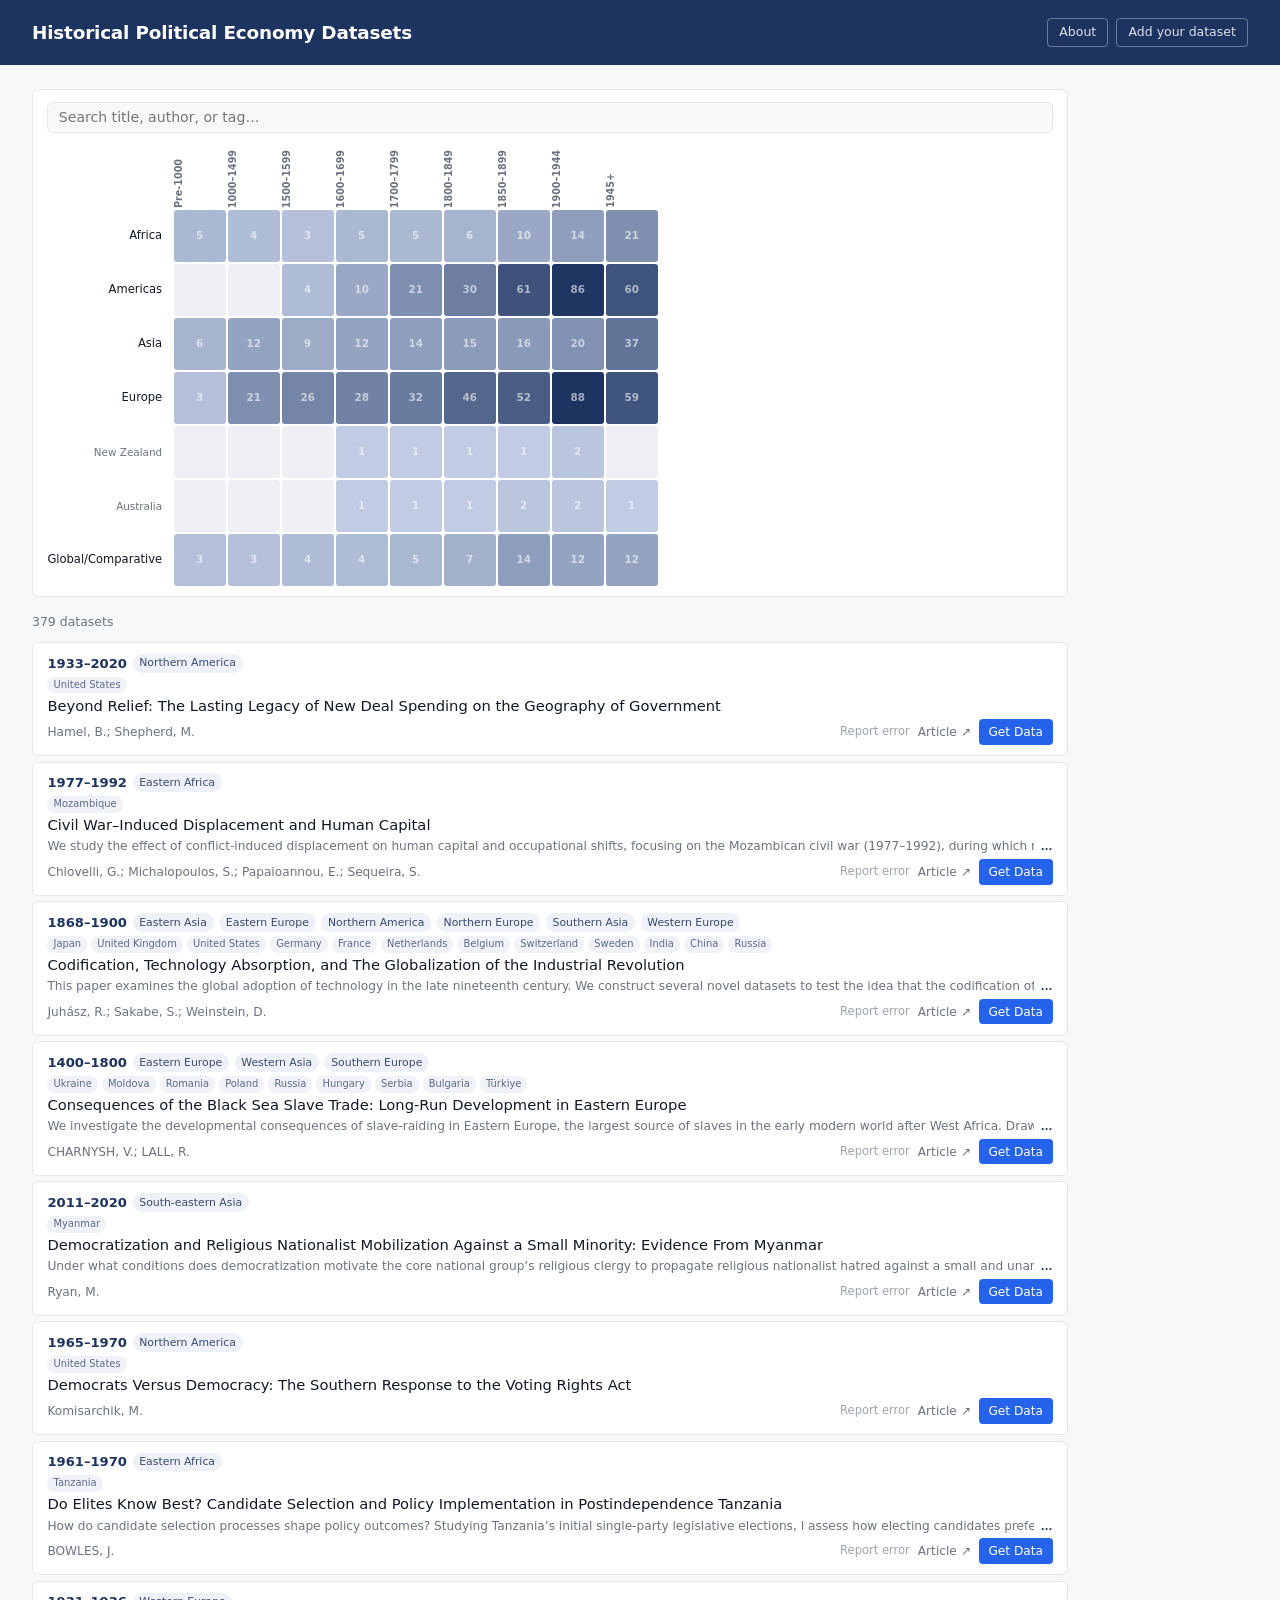
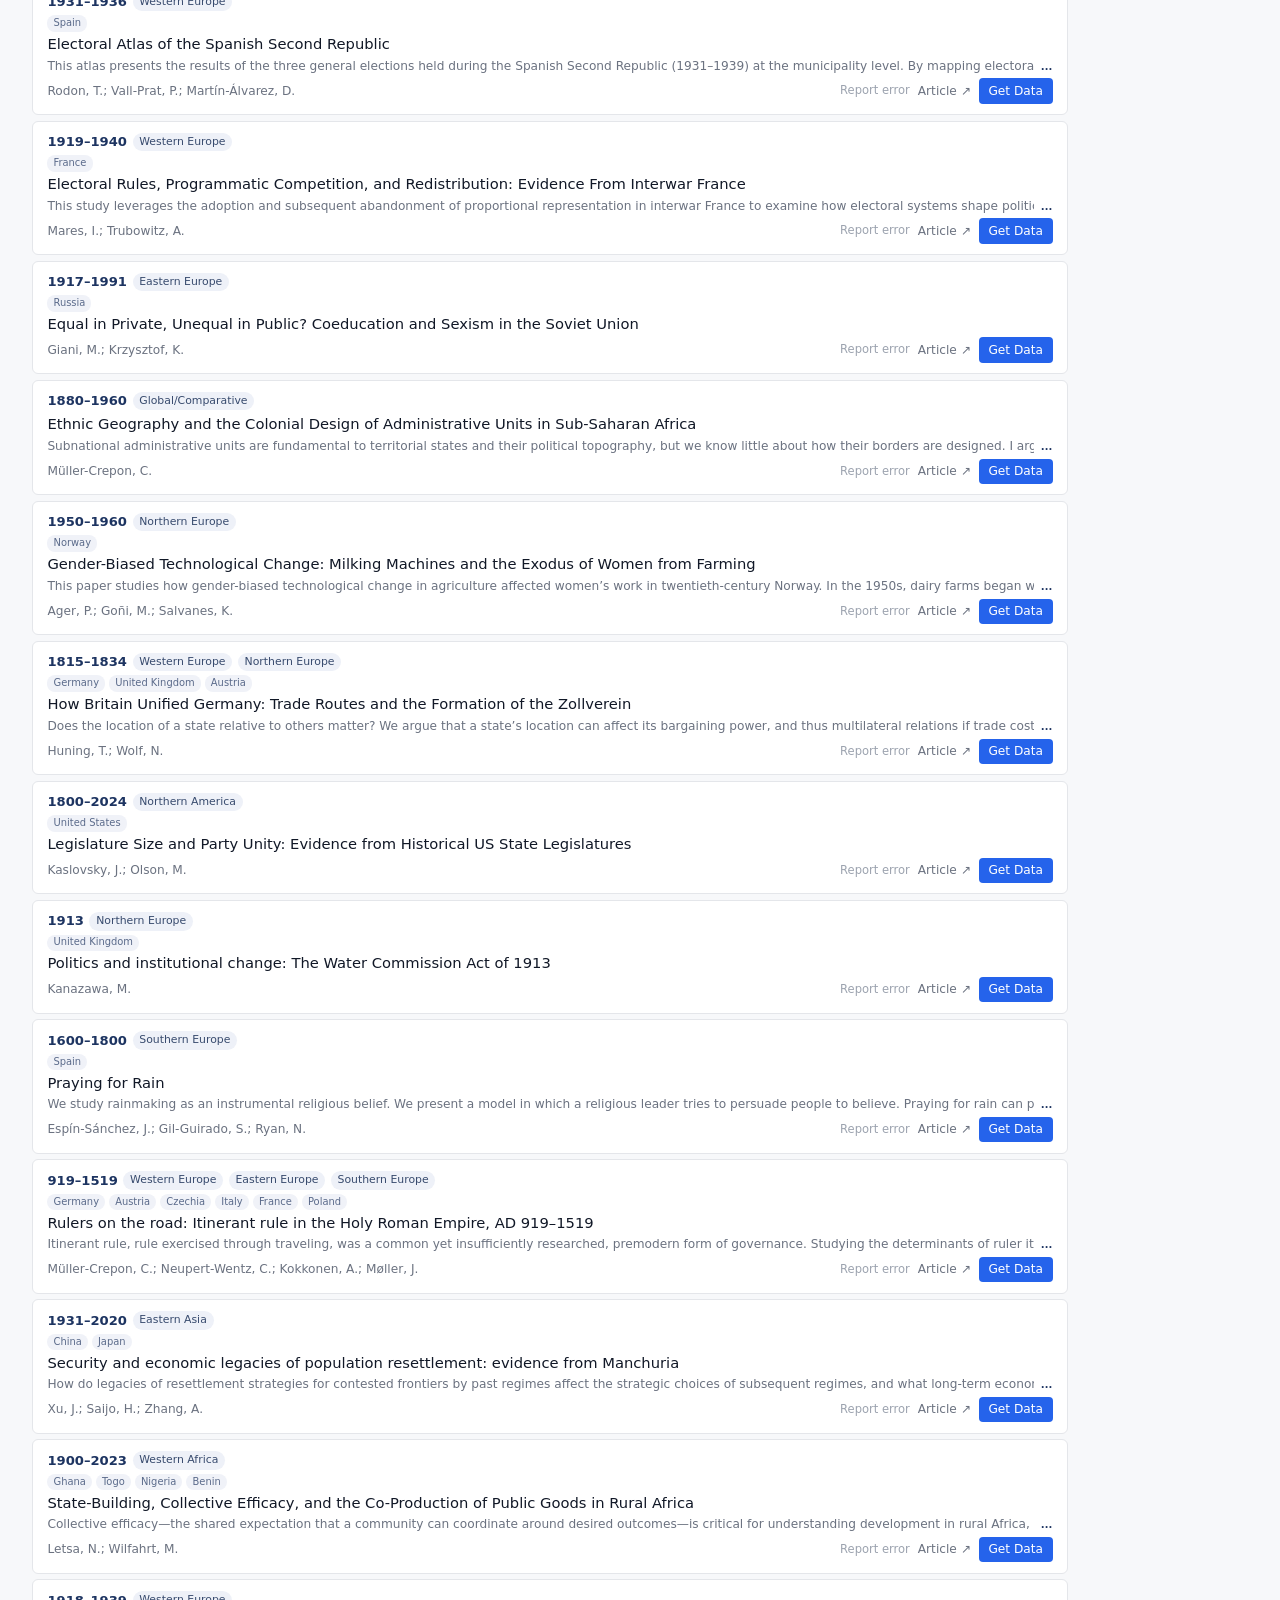
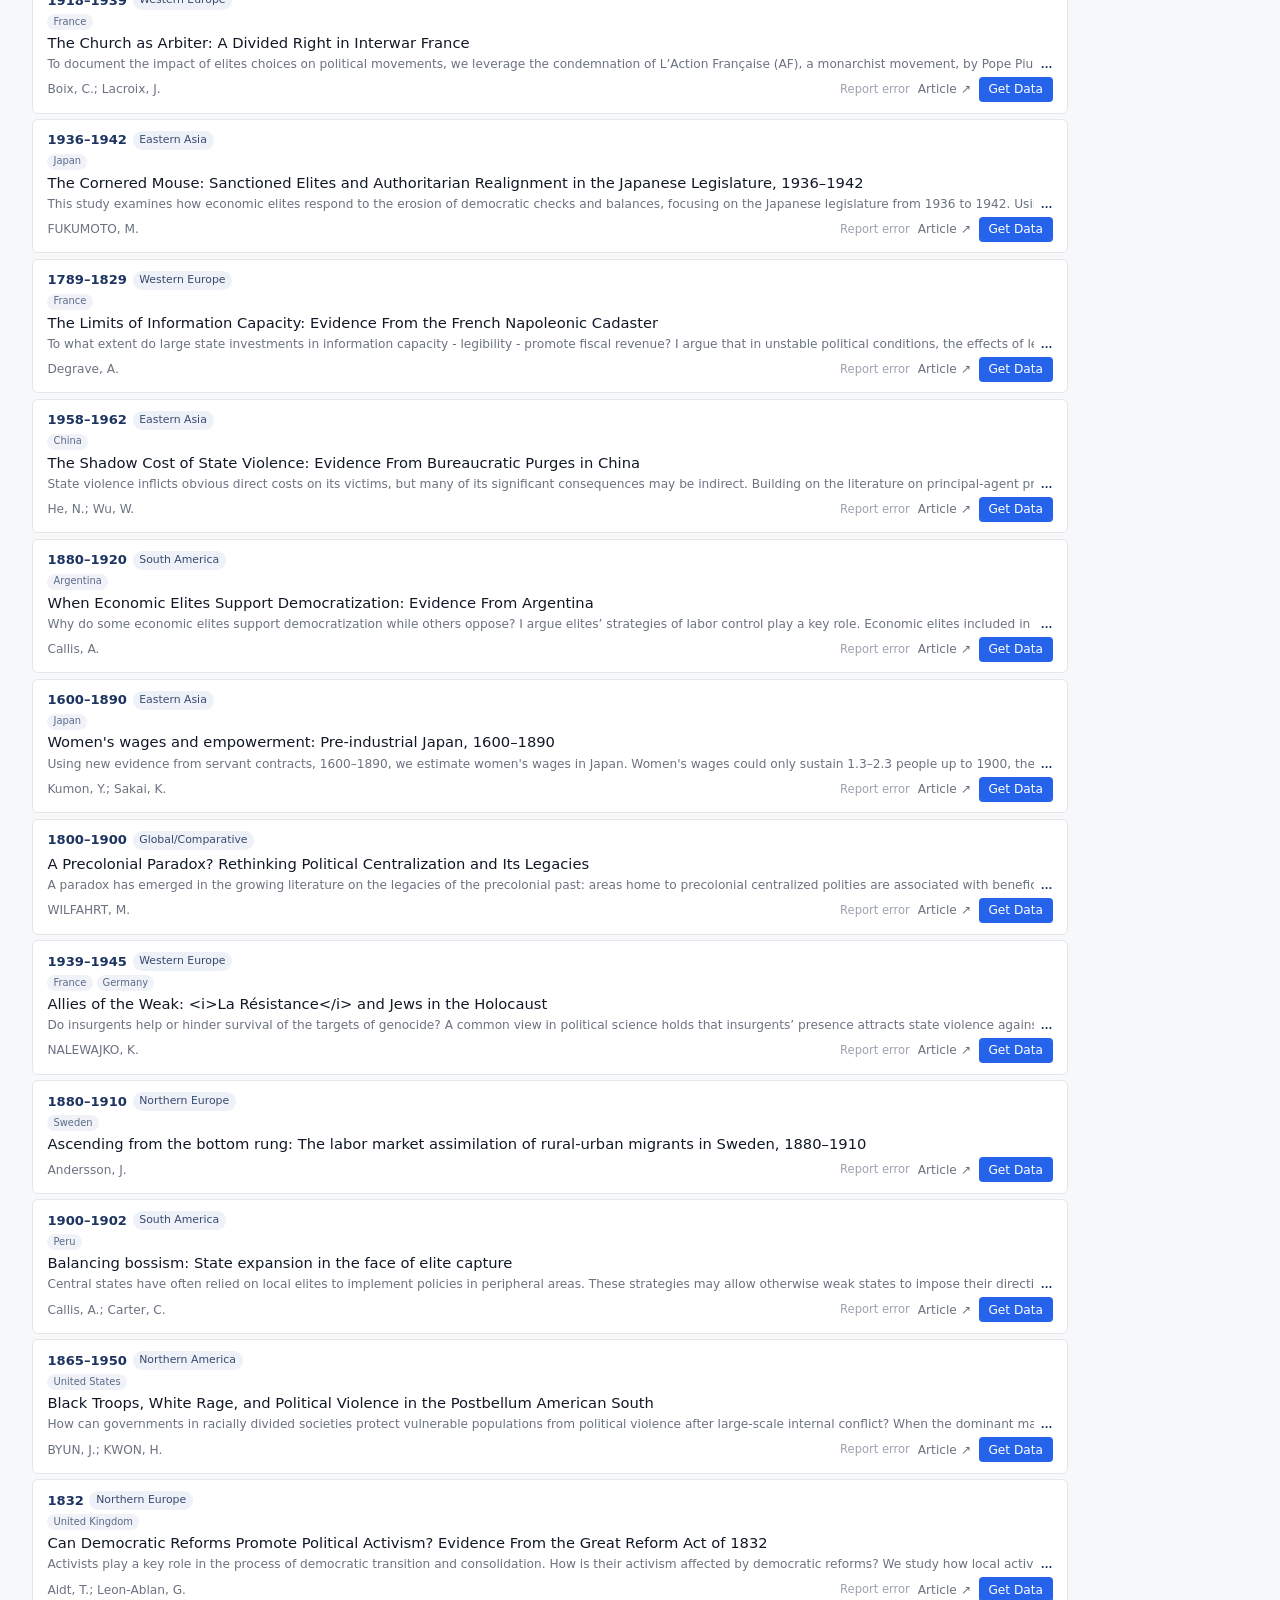
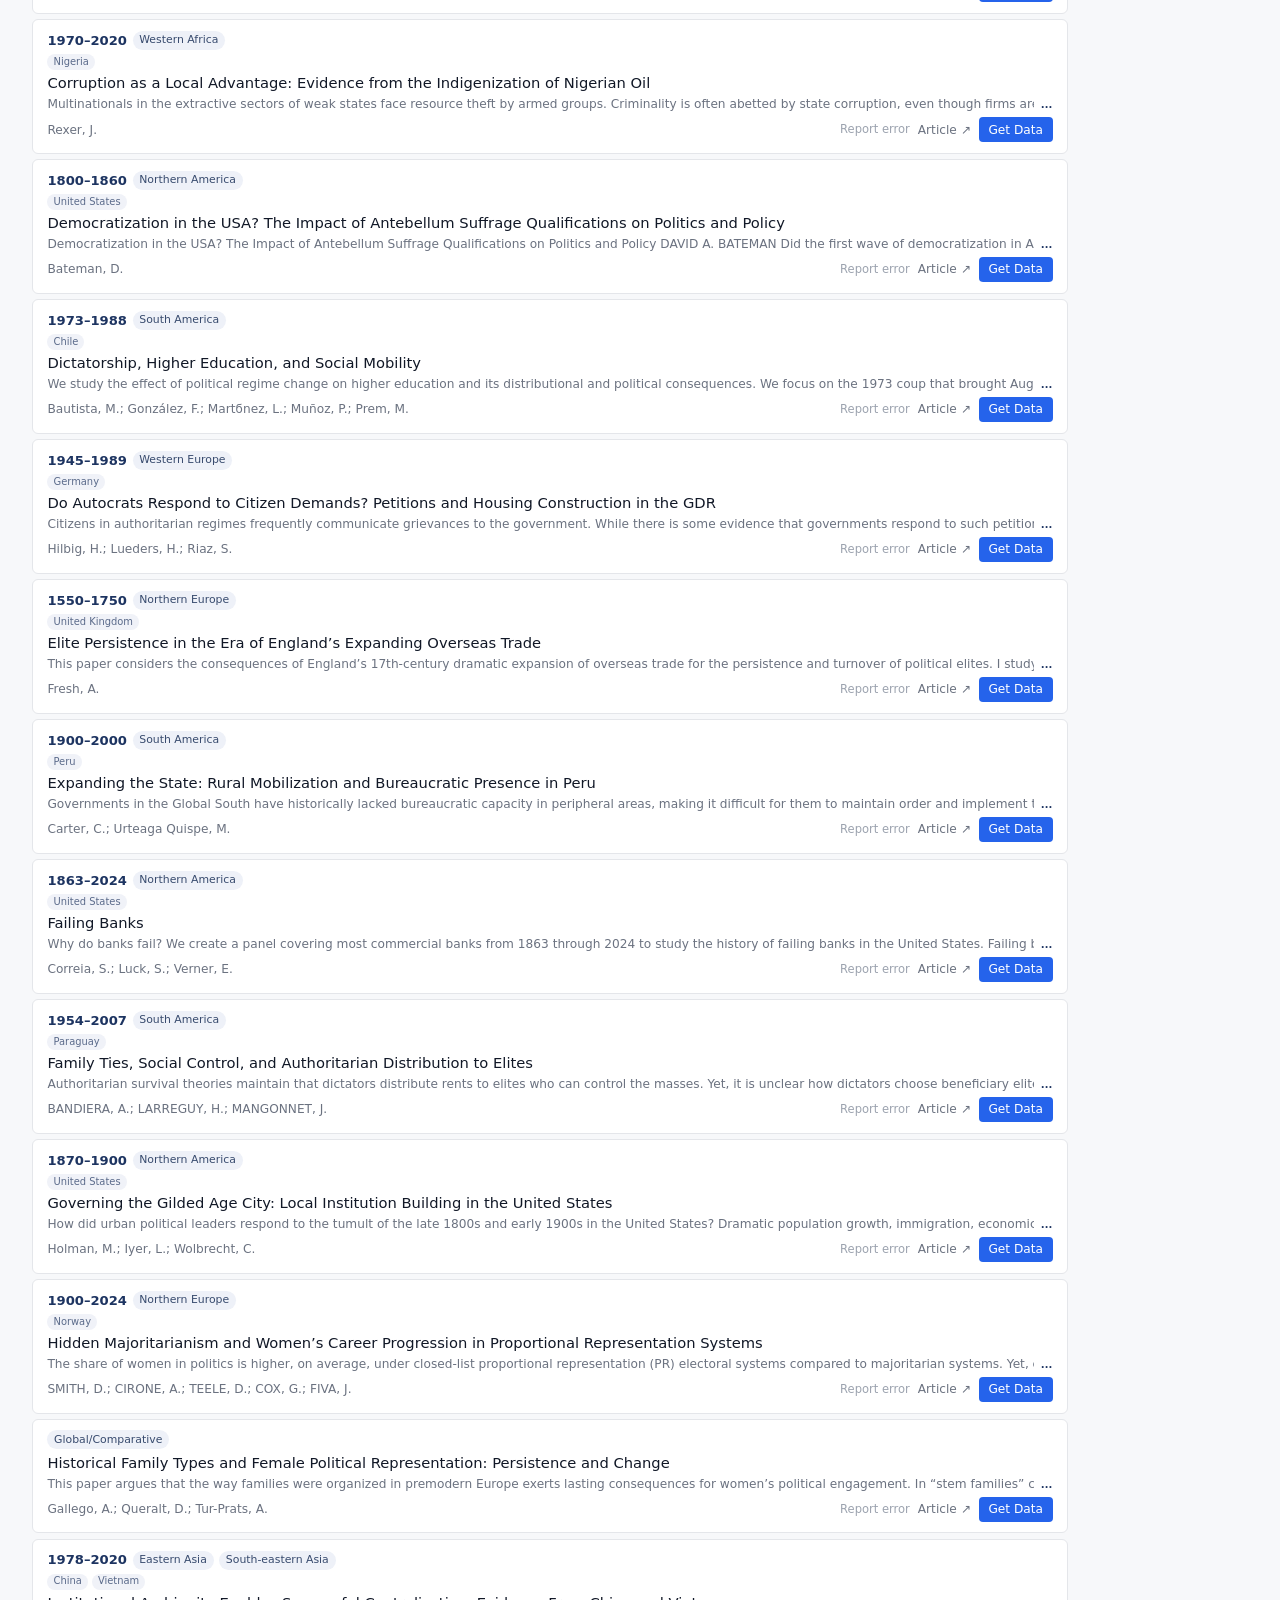
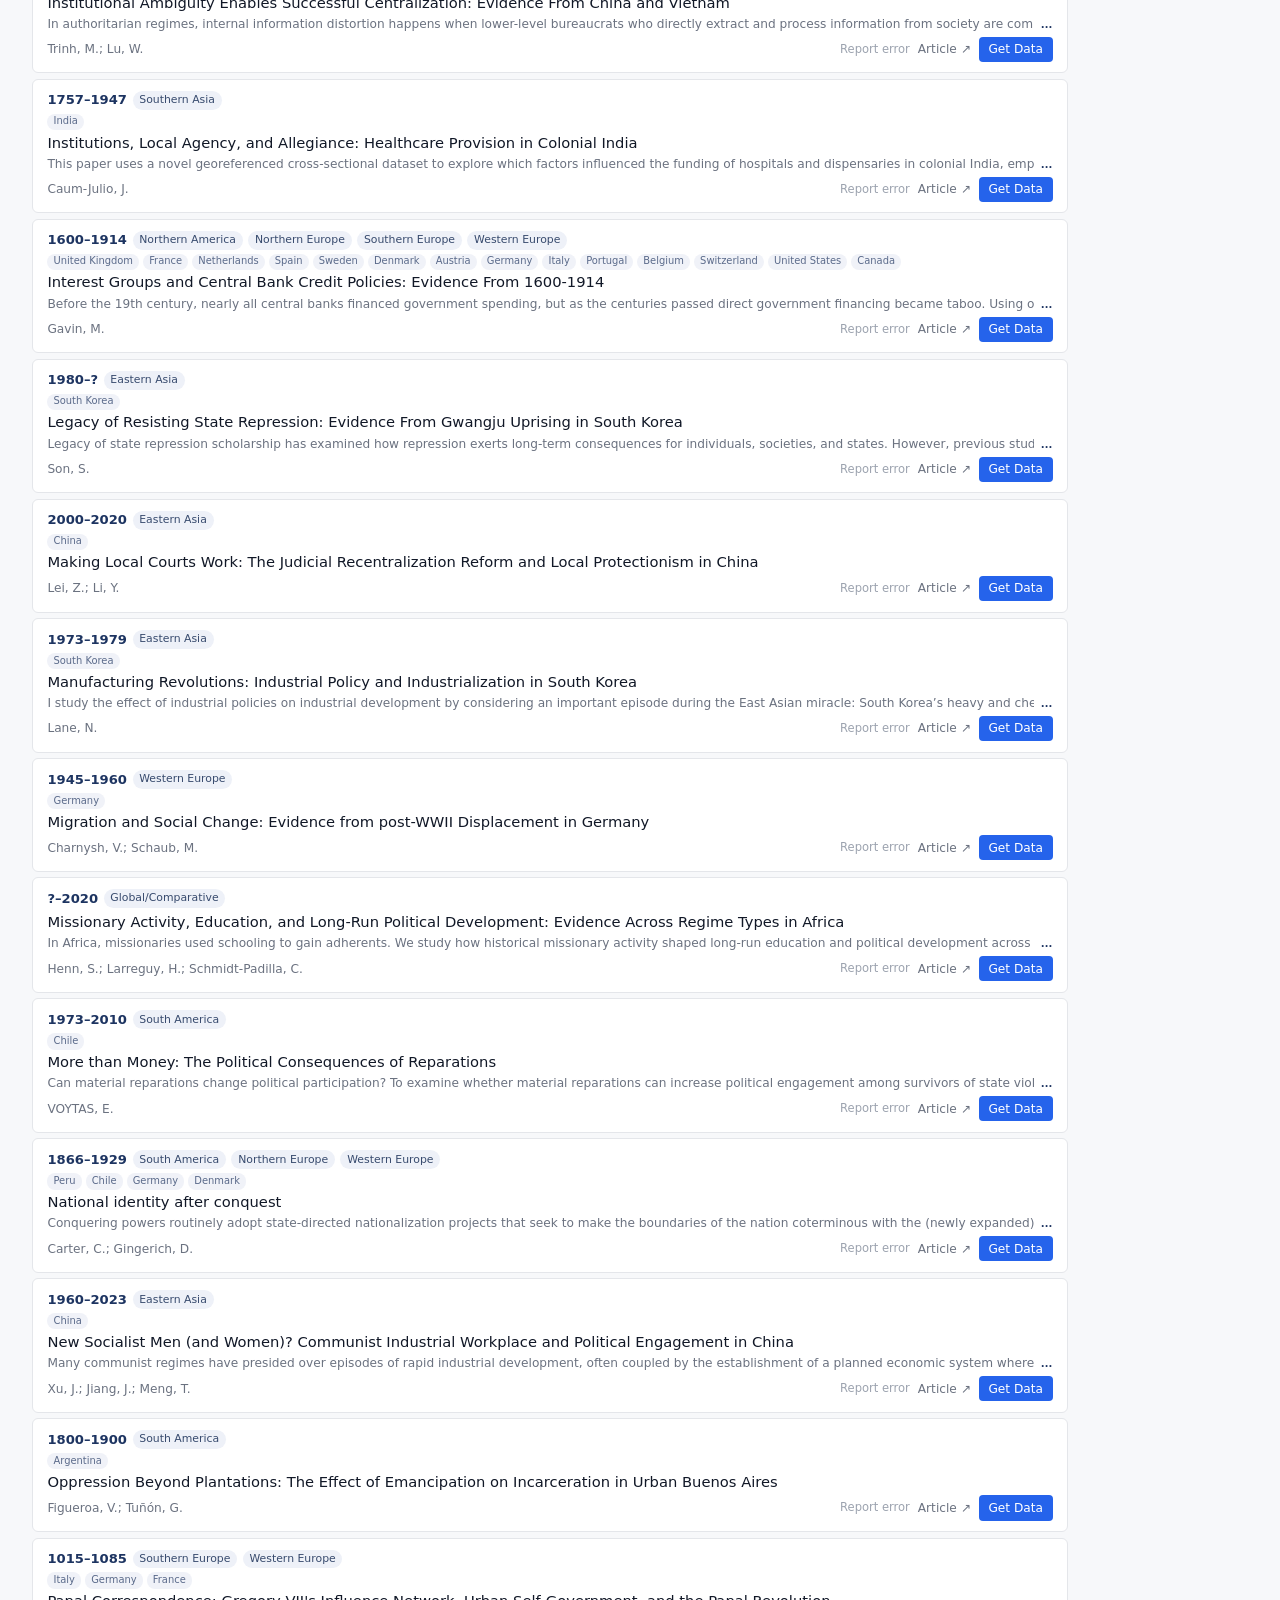
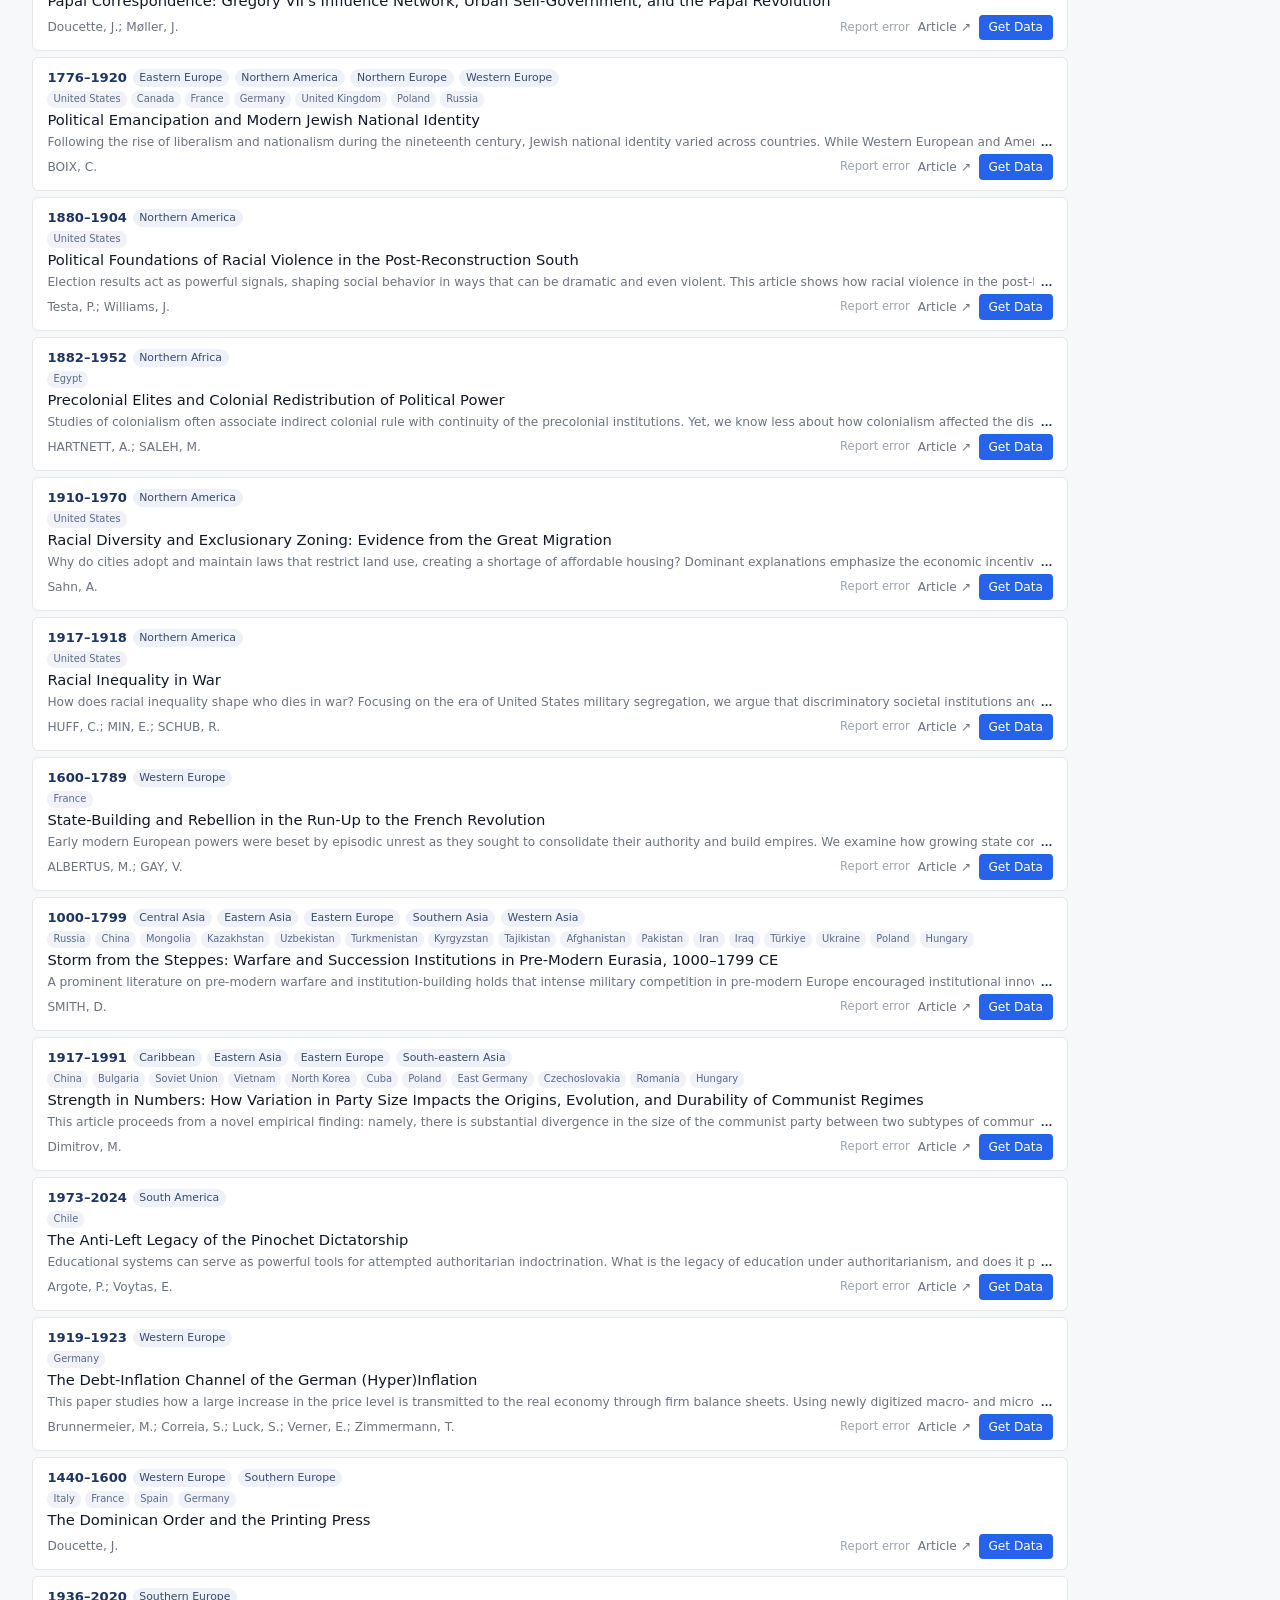
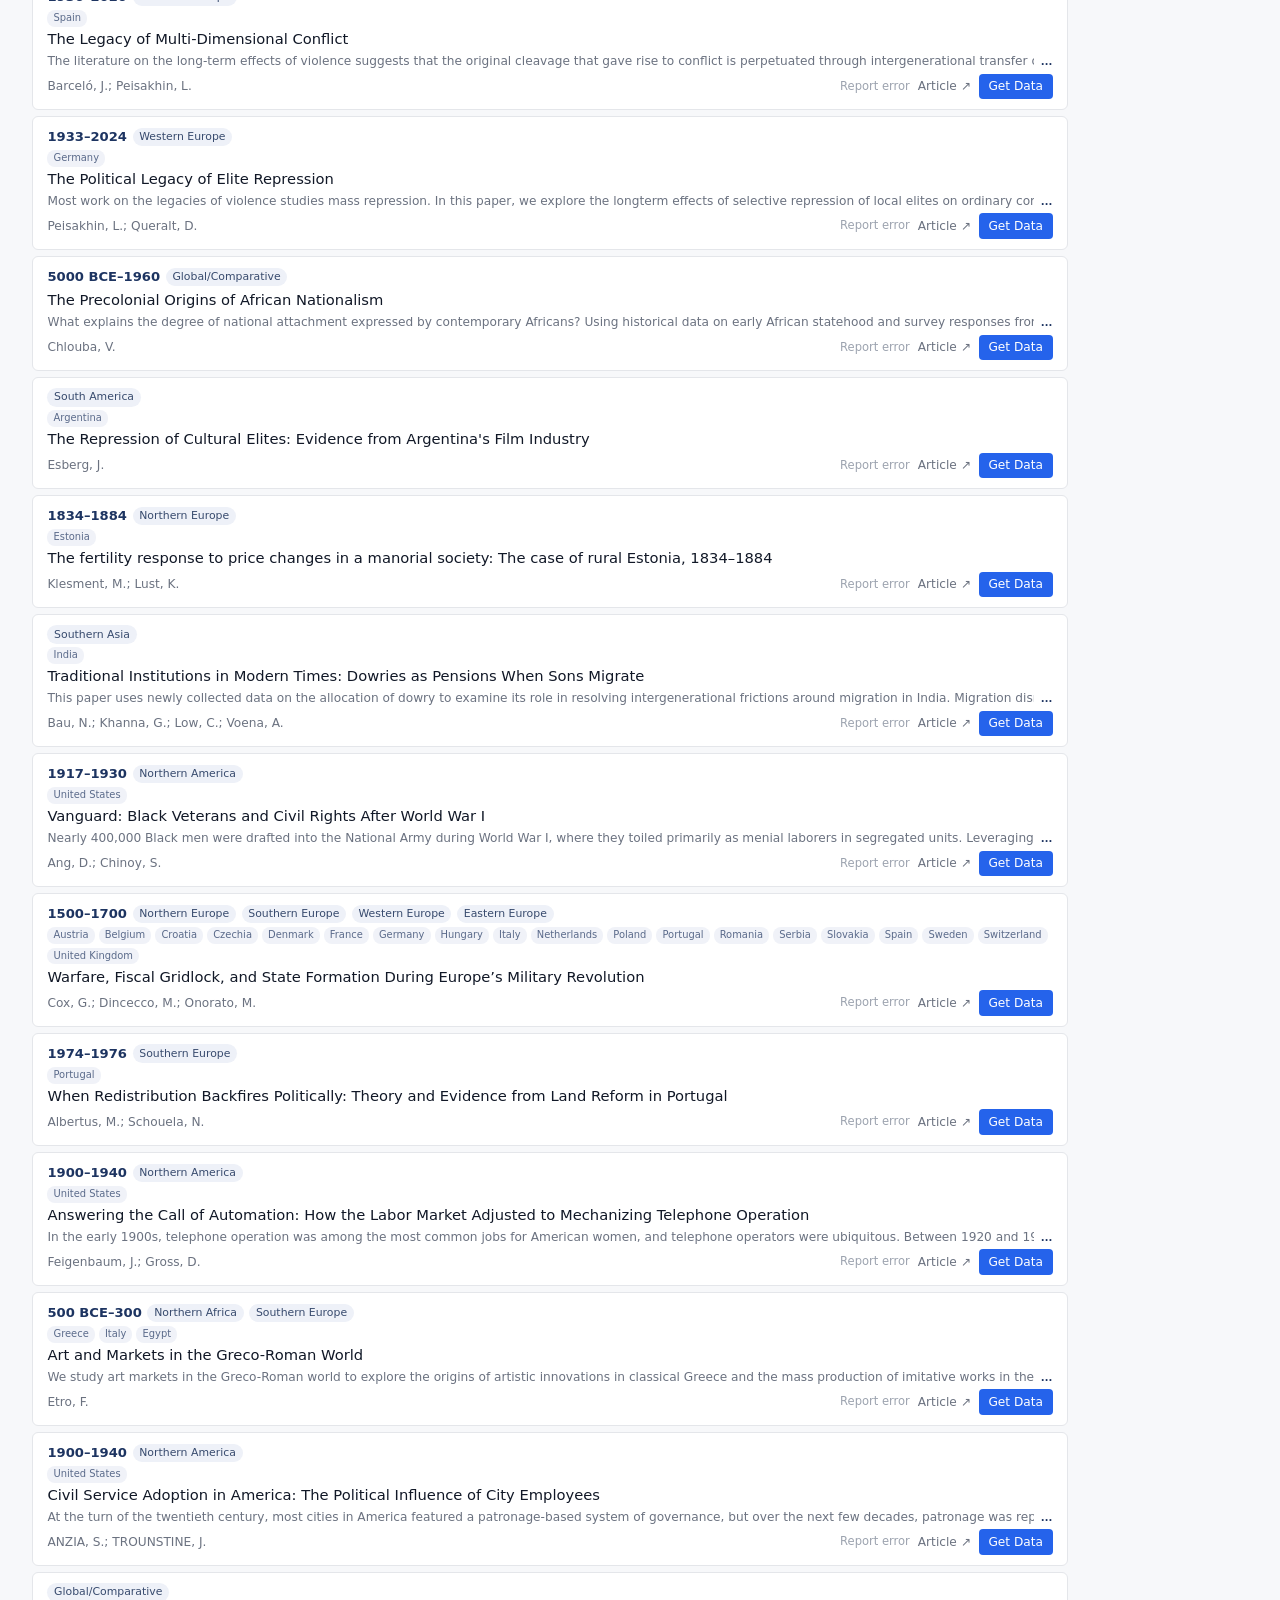
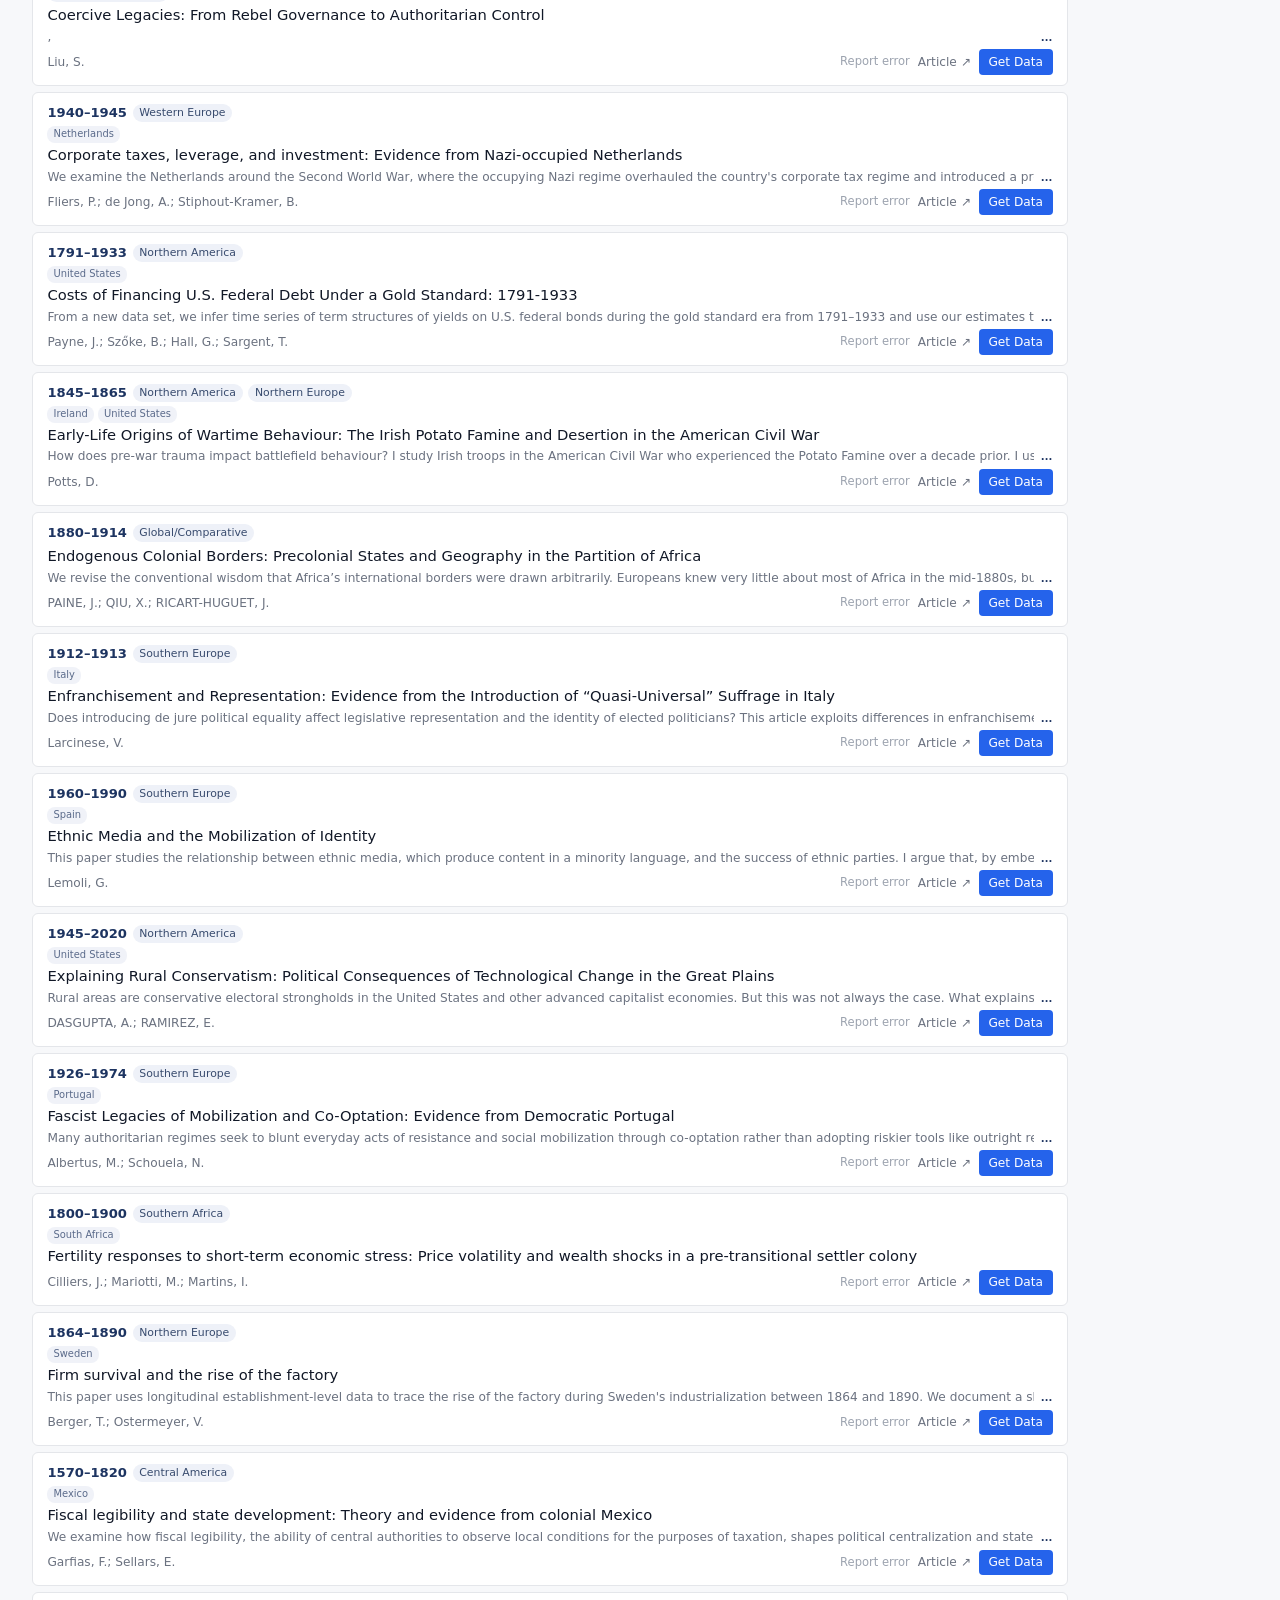
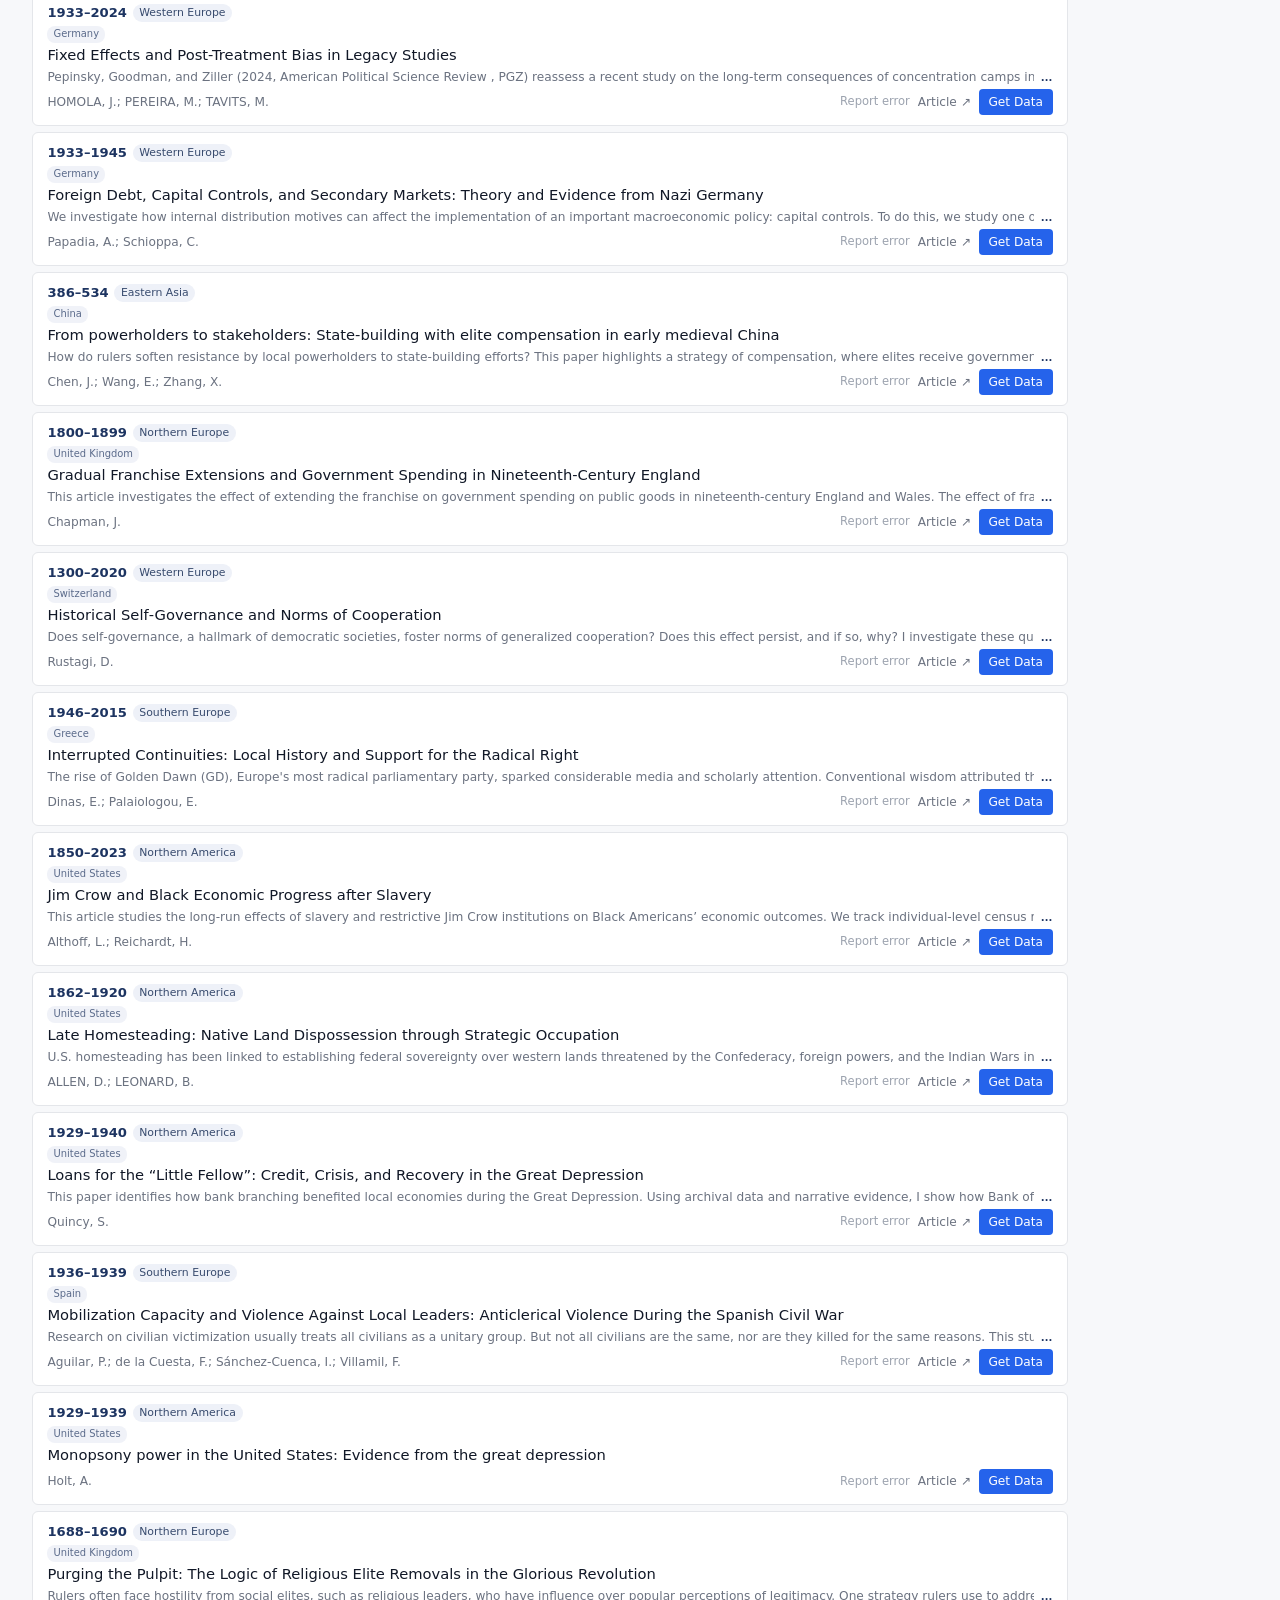
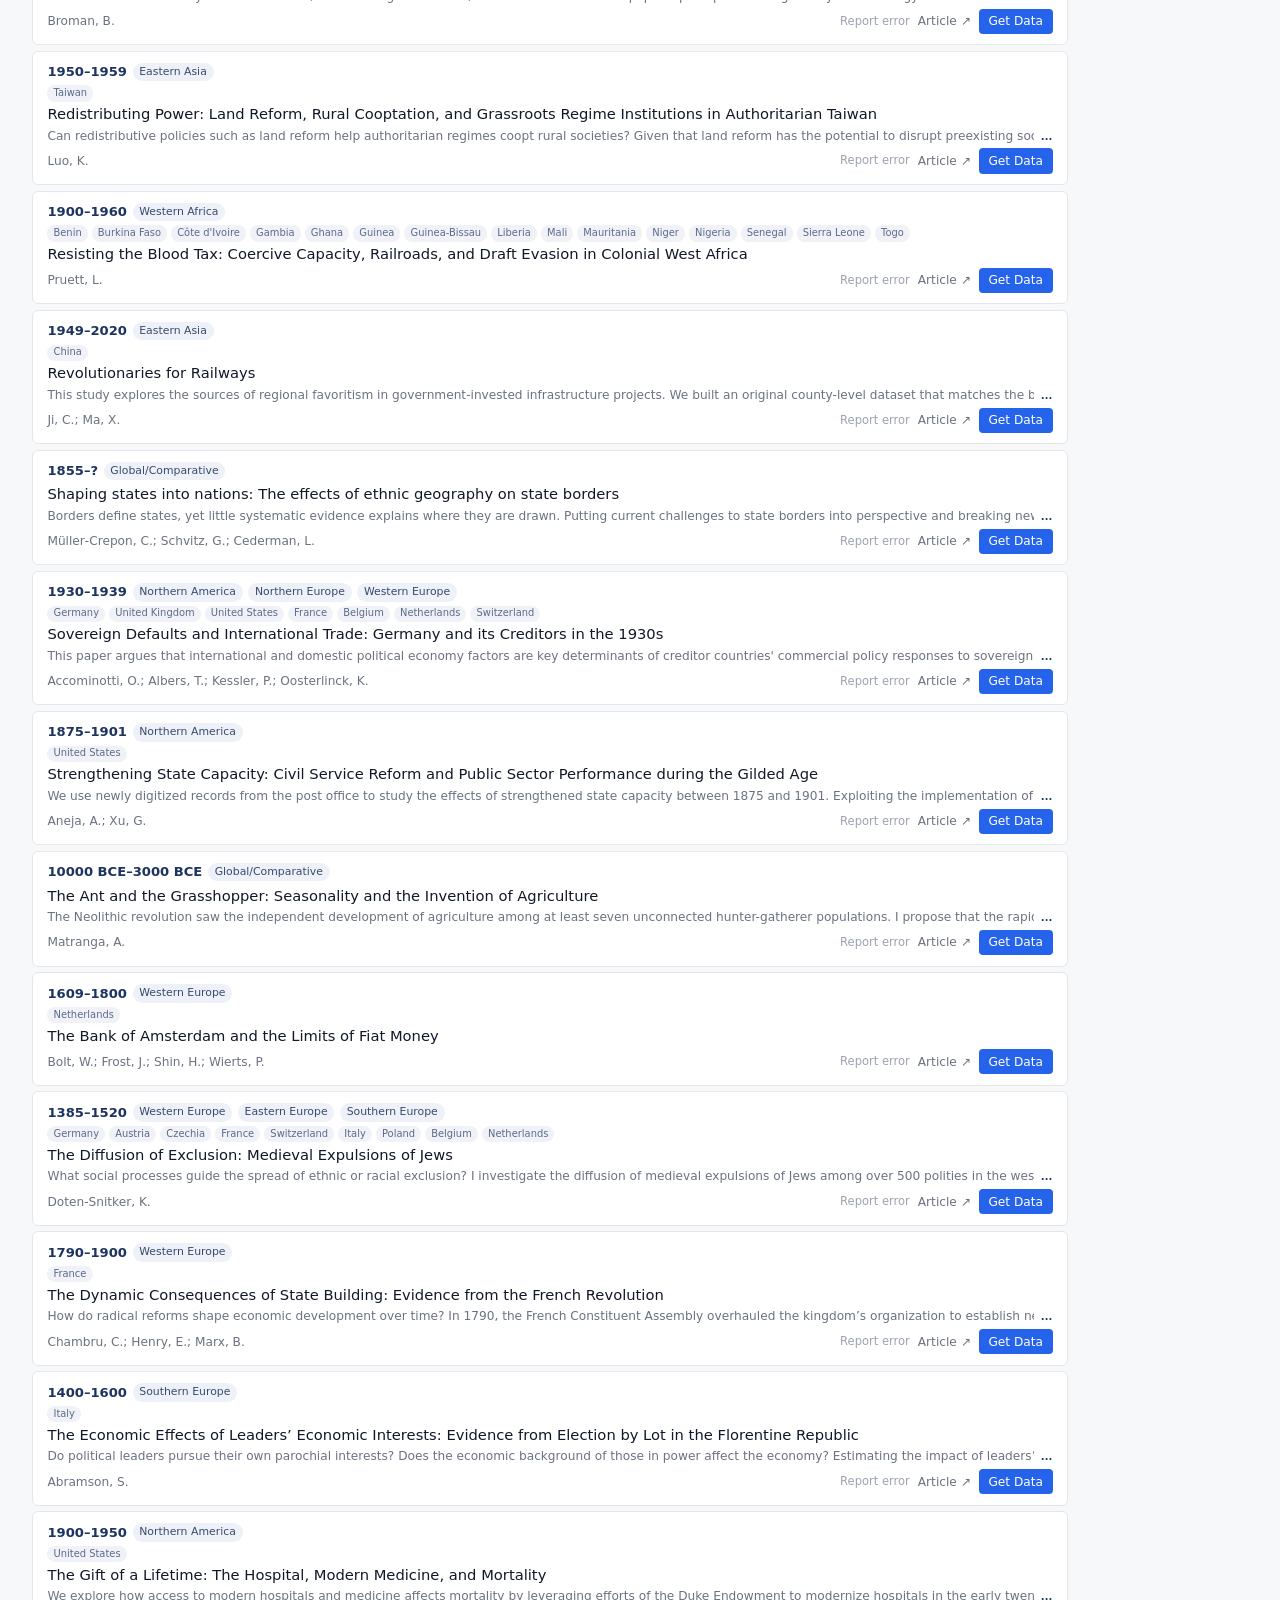
<file: docs/index.html>
<!DOCTYPE html>
<html lang="en">
<head>
  <meta charset="UTF-8">
  <meta name="viewport" content="width=device-width, initial-scale=1.0">
  <title>HPE Dataset Browser</title>
  <link rel="stylesheet" href="style.css">
</head>
<body>
  <header>
    <h1>Historical Political Economy Datasets</h1>
    <div style="display:flex;gap:.5rem">
      <a class="btn-add" href="about.html">About</a>
      <a class="btn-add" href="https://github.com/historicalpoliticaleconomy/historicalpoliticaleconomy.github.io/issues/new?template=new-dataset.yml" target="_blank" rel="noopener">Add your dataset</a>
    </div>
  </header>
  <main>
    <div class="search-panel">
      <div class="search-row">
        <input type="search" id="search-input"
               placeholder="Search title, author, or tag…" autocomplete="off">
      </div>
      <div id="heatmap"></div>
    </div>
    <p class="results-count" id="results-count"></p>
    <ul id="results" class="results-list"></ul>
  </main>
  <script type="module" src="app.js"></script>
</body>
</html>
</file>
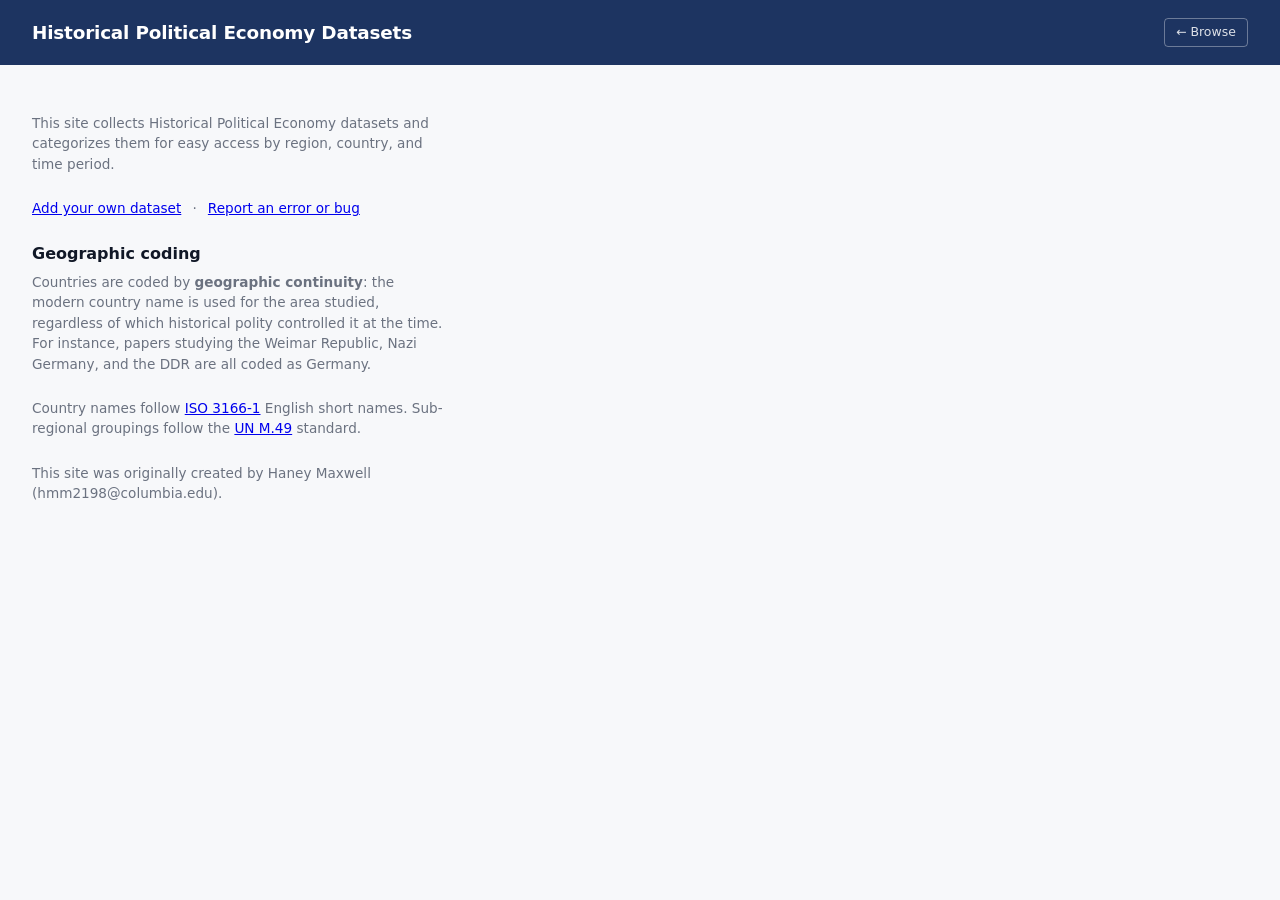
<file: docs/about.html>
<!DOCTYPE html>
<html lang="en">
<head>
  <meta charset="UTF-8">
  <meta name="viewport" content="width=device-width, initial-scale=1.0">
  <title>About — HPE Datasets</title>
  <link rel="stylesheet" href="style.css">
</head>
<body>
  <header>
    <h1>Historical Political Economy Datasets</h1>
    <a class="btn-add" href="index.html">← Browse</a>
  </header>
  <main class="submit-main">

    <p style="margin-top:1.5rem">
      This site collects Historical Political Economy datasets and categorizes them
      for easy access by region, country, and time period.
    </p>
    <p style="margin-top:.75rem">
      <a href="https://github.com/historicalpoliticaleconomy/historicalpoliticaleconomy.github.io/issues/new?template=new-dataset.yml">Add your own dataset</a>
      &ensp;·&ensp;
      <a href="https://github.com/historicalpoliticaleconomy/historicalpoliticaleconomy.github.io/issues/new?template=data-correction.yml">Report an error or bug</a>
    </p>

    <h2 style="margin-top:1.5rem">Geographic coding</h2>
    <p>
      Countries are coded by <strong>geographic continuity</strong>: the modern
      country name is used for the area studied, regardless of which historical
      polity controlled it at the time. For instance, papers studying the Weimar Republic,
      Nazi Germany, and the DDR are all coded as Germany.
    </p>
    <p style="margin-top:.75rem">
      Country names follow
      <a href="https://www.iso.org/iso-3166-country-codes.html">ISO 3166-1</a>
      English short names. Sub-regional groupings follow the
      <a href="https://unstats.un.org/unsd/methodology/m49/">UN M.49</a>
      standard.
    </p>
    <p style="margin-top:.75rem">
      This site was originally created by Haney Maxwell (hmm2198@columbia.edu).
    </p>
  </main>
</body>
</html>
</file>
<file: docs/style.css>
:root {
  --primary:  #1d3461;
  --accent:   #2563eb;
  --bg:       #f7f8fa;
  --surface:  #ffffff;
  --border:   #e4e6ea;
  --muted:    #6b7280;
  --text:     #111827;
  --radius:   6px;
  --sans: system-ui, -apple-system, "Segoe UI", Helvetica, Arial, sans-serif;
}

*, *::before, *::after { box-sizing: border-box; margin: 0; padding: 0; }

body {
  font-family: var(--sans);
  font-size: 14px;
  color: var(--text);
  background: var(--bg);
  line-height: 1.5;
}

/* ── Header ─────────────────────────────────────────────────────────── */
header {
  background: var(--primary);
  color: #fff;
  padding: 1.1rem 2rem;
  display: flex;
  align-items: center;
  justify-content: space-between;
}

header h1 {
  font-size: 1.15rem;
  font-weight: 600;
  letter-spacing: -.01em;
}

.btn-add {
  font-size: .78rem;
  color: rgba(255, 255, 255, .85);
  text-decoration: none;
  border: 1px solid rgba(255, 255, 255, .35);
  padding: .28rem .7rem;
  border-radius: 4px;
  white-space: nowrap;
  transition: background 120ms, color 120ms;
}

.btn-add:hover {
  background: rgba(255, 255, 255, .1);
  color: #fff;
}

/* ── Main ────────────────────────────────────────────────────────────── */
main {
  padding: 1.5rem 2rem;
  max-width: 1100px;
}

/* ── Search panel ────────────────────────────────────────────────────── */
.search-panel {
  background: var(--surface);
  border: 1px solid var(--border);
  border-radius: var(--radius);
  padding: .75rem .9rem .65rem;
  margin-bottom: 1rem;
}

.search-row {
  display: flex;
  align-items: center;
  gap: .6rem;
  flex-wrap: wrap;
  margin-bottom: .75rem;
}

#search-input {
  flex: 1;
  min-width: 180px;
  border: 1px solid var(--border);
  border-radius: var(--radius);
  padding: .4rem .65rem;
  font-size: .88rem;
  font-family: var(--sans);
  background: var(--bg);
  color: var(--text);
}

#search-input:focus {
  outline: none;
  border-color: var(--accent);
  box-shadow: 0 0 0 3px rgba(37, 99, 235, .12);
}


.results-count {
  font-size: .78rem;
  color: var(--muted);
  margin-bottom: .65rem;
}

.results-list {
  list-style: none;
  display: flex;
  flex-direction: column;
  gap: .35rem;
}

/* ── Submit form ─────────────────────────────────────────────────────── */
.submit-main {
  max-width: 480px;
}

.submit-main h2 {
  font-size: 1rem;
  font-weight: 600;
  margin-bottom: .35rem;
}

.submit-main > p {
  font-size: .85rem;
  color: var(--muted);
  margin-bottom: 1.5rem;
}

.submit-form {
  display: flex;
  flex-direction: column;
  gap: .3rem;
}

.submit-form label {
  font-size: .68rem;
  font-weight: 700;
  text-transform: uppercase;
  letter-spacing: .08em;
  color: var(--muted);
  margin-top: .6rem;
}

.submit-form input {
  border: 1px solid var(--border);
  border-radius: 4px;
  padding: .45rem .6rem;
  font-size: .88rem;
  font-family: var(--sans);
  background: var(--surface);
  color: var(--text);
  width: 100%;
}

.submit-form input:focus {
  outline: none;
  border-color: var(--accent);
  box-shadow: 0 0 0 3px rgba(37, 99, 235, .12);
}

.submit-form button {
  margin-top: .9rem;
  align-self: flex-start;
  padding: .42rem 1.1rem;
  background: var(--accent);
  color: #fff;
  border: none;
  border-radius: 4px;
  font-size: .85rem;
  font-weight: 500;
  font-family: var(--sans);
  cursor: pointer;
}

.submit-form button:hover { background: #1d4ed8; }

/* ── Heatmap animation ───────────────────────────────────────────────── */
@keyframes hmFadeIn {
  from { opacity: 0; transform: translateY(5px); }
  to   { opacity: 1; transform: translateY(0);   }
}

#heatmap.hm-fade-in { animation: hmFadeIn 180ms ease-out; }

/* ── Heatmap breadcrumb ──────────────────────────────────────────────── */
.hm-breadcrumb {
  font-size: .72rem;
  color: var(--muted);
  padding-bottom: .4rem;
  display: flex;
  align-items: center;
  gap: .25rem;
}

.hm-bc-link {
  color: var(--accent);
  cursor: pointer;
  text-decoration: underline;
  text-underline-offset: 2px;
}

.hm-bc-link:hover { color: #1d4ed8; }

.hm-bc-current {
  color: var(--text);
  font-weight: 500;
}

/* ── Heatmap ─────────────────────────────────────────────────────────── */
#heatmap {
  display: grid;
  gap: 2px;
  align-items: end;
}

.hm-col-label {
  writing-mode: vertical-rl;
  transform: rotate(180deg);
  font-size: .6rem;
  font-weight: 600;
  color: var(--muted);
  text-align: left;
  padding-bottom: 5px;
  line-height: 1;
  transition: color 100ms;
}

.hm-col-label.active { color: var(--accent); }

.hm-row-label {
  font-size: .72rem;
  color: var(--text);
  padding-right: .6rem;
  white-space: nowrap;
  text-align: right;
  line-height: 1;
  align-self: center;
  transition: color 100ms;
  cursor: pointer;
}

.hm-row-label:hover { color: var(--accent); }

.hm-country-label {
  font-size: .65rem;
  color: var(--muted);
  padding-left: .6rem;
  cursor: default;
}

.hm-row-label.active {
  color: var(--accent);
  font-weight: 600;
}

.hm-cell {
  aspect-ratio: 1;
  border-radius: 3px;
  display: flex;
  align-items: center;
  justify-content: center;
  font-size: .65rem;
  font-weight: 700;
  color: rgba(255, 255, 255, 0.6);
  transition: transform 80ms, box-shadow 80ms, color 80ms;
  user-select: none;
}

.hm-cell:not(:empty) { cursor: pointer; }

.hm-cell:not(:empty):hover {
  transform: scale(1.07);
  box-shadow: 0 2px 8px rgba(0, 0, 0, .2);
  color: #fff;
  position: relative;
  z-index: 1;
}

.hm-cell.active {
  box-shadow: 0 0 0 2px var(--accent);
  transform: scale(1.09);
  color: #fff;
  position: relative;
  z-index: 2;
}

/* ── Card ────────────────────────────────────────────────────────────── */
.card {
  background: var(--surface);
  border: 1px solid var(--border);
  border-radius: var(--radius);
  padding: .65rem .9rem;
  transition: border-color 120ms, box-shadow 120ms;
}

.card:hover {
  border-color: #b0bcd4;
  box-shadow: 0 1px 5px rgba(0, 0, 0, .06);
}

.card-top {
  display: flex;
  align-items: center;
  flex-wrap: wrap;
  gap: .35rem;
  margin-bottom: .22rem;
}

.period {
  font-size: .82rem;
  font-weight: 700;
  color: var(--primary);
}

.tag {
  font-size: .68rem;
  font-weight: 500;
  background: #eef1f8;
  color: #374a6d;
  padding: .07rem .42rem;
  border-radius: 10px;
  cursor: pointer;
  transition: background 100ms, color 100ms;
}

.tag:hover { background: #d6dfef; color: #1d3461; }

.country-tags {
  display: flex;
  flex-wrap: wrap;
  gap: .25rem;
  margin-bottom: .15rem;
}

.country-tag {
  font-size: .62rem;
  font-weight: 500;
  background: #f0f2f8;
  color: #5a6a8a;
  padding: .05rem .38rem;
  border-radius: 8px;
  cursor: pointer;
  transition: background 100ms, color 100ms;
}

.country-tag:hover { background: #dde2f0; color: #374a6d; }

.card-title {
  font-size: .92rem;
  font-weight: 500;
  line-height: 1.4;
  color: var(--text);
  margin-bottom: .18rem;
}

.card-abstract {
  font-size: .76rem;
  line-height: 1.45;
  color: var(--muted);
  margin-bottom: .2rem;
}

/* Collapsed: single line, abruptly clipped; the "…" button is the clip indicator. */
.card-abstract[data-collapsed="true"] {
  display: flex;
  align-items: baseline;
  gap: .25rem;
}

.card-abstract[data-collapsed="true"] .abstract-text {
  flex: 1 1 auto;
  min-width: 0;
  overflow: hidden;
  white-space: nowrap;
}

.card-abstract[data-collapsed="false"] .abstract-text {
  white-space: normal;
}

.abstract-toggle {
  flex: 0 0 auto;
  background: none;
  border: none;
  padding: 0 0 0 .15rem;
  cursor: pointer;
  color: var(--primary);
  font-size: .76rem;
  font-weight: 700;
  line-height: 1.45;
}

.abstract-toggle:hover { text-decoration: underline; }

.card-footer {
  display: flex;
  justify-content: space-between;
  align-items: center;
  margin-top: .12rem;
}

.card-authors {
  font-size: .76rem;
  color: var(--muted);
}

.card-links {
  display: flex;
  align-items: center;
  gap: .5rem;
  flex-shrink: 0;
  margin-left: .75rem;
}

.btn-data {
  display: inline-block;
  background: var(--accent);
  color: #fff;
  text-decoration: none;
  padding: .22rem .6rem;
  border-radius: 4px;
  font-size: .76rem;
  font-weight: 500;
  white-space: nowrap;
}

.btn-data:hover { background: #1d4ed8; }

.btn-article {
  font-size: .76rem;
  color: var(--muted);
  text-decoration: none;
  white-space: nowrap;
}

.btn-article:hover { color: var(--accent); text-decoration: underline; }

.btn-error {
  font-size: .72rem;
  color: #9ca3af;
  text-decoration: none;
  white-space: nowrap;
}

.btn-error:hover { color: #dc2626; text-decoration: underline; }
</file>
